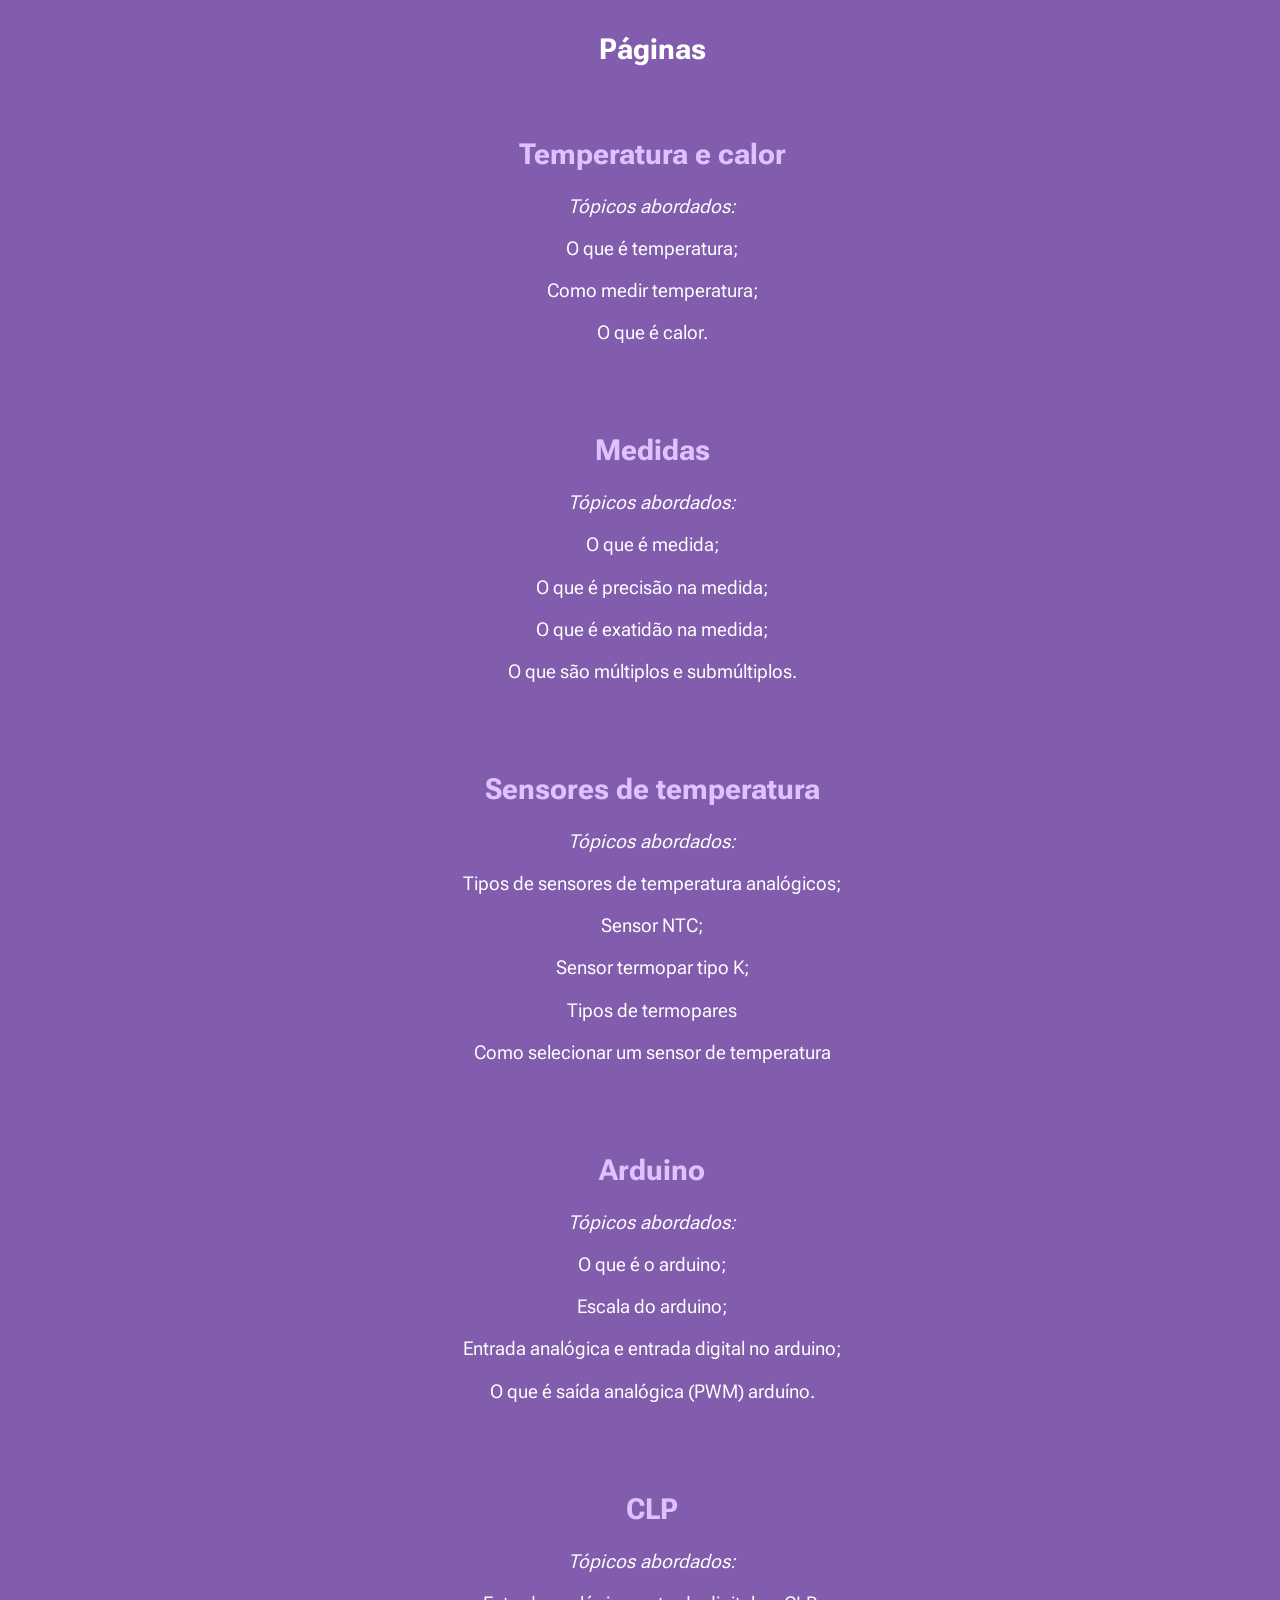
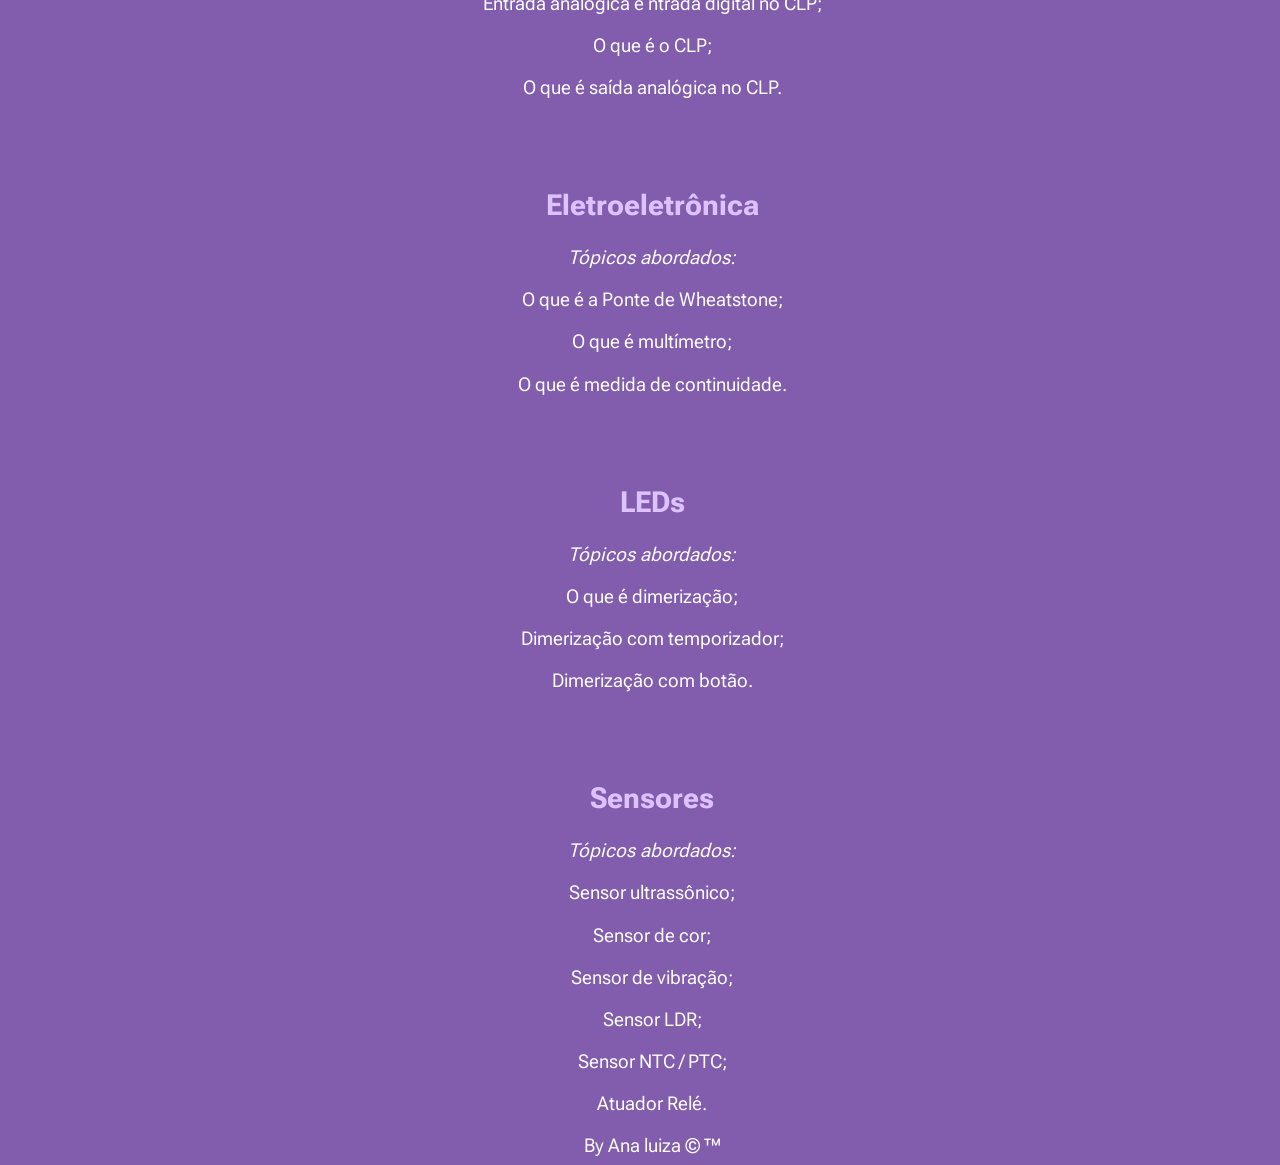
<file: index.html>
<!DOCTYPE html>
<html lang="pt-BR">
<head>
    <meta charset="UTF-8">
    <meta name="viewport" content="width=device-width, initial-scale=1.0">
    <link rel="stylesheet" href="./css/style.css">
    <link rel="shortcut icon" href="../img/icon.png" type="image/x-icon">
    <title>Principal</title>
</head>
<body>
    <header>
        <nav>
            <h1>Páginas</h1>
        </nav>
    </header>
    

    <main>
        
        <br>
        <h2><a href="./html/temperatura_e_calor.html">Temperatura e calor</a></h2>
        <i><p>Tópicos abordados:</p></i>
        <p>O que é temperatura;</p>
        <p>Como medir temperatura;</p>
        <p>O que é calor.</p>
        
        <br><br>
        
        <h2><a href="./html/medida.html">Medidas</a></h2>
        <i><p>Tópicos abordados:</p></i>
        <p>O que é medida;</p>
        <p>O que é precisão na medida;</p>
        <p>O que é exatidão na medida;</p>
        <p>O que são múltiplos e submúltiplos.</p>
        
        <br><br>

        <h2><a href="./html/sensores_temperatura.html">Sensores de temperatura</a></h2>
        <i><p>Tópicos abordados:</p></i>
        <p>Tipos de sensores de temperatura analógicos;</p>
        <p>Sensor NTC;</p>
        <p>Sensor termopar tipo K;</p>
        <p>Tipos de termopares</p>
        <p>Como selecionar um sensor de temperatura</p>
        
        <br><br>
        
        <h2><a href="./html/arduino.html">Arduino</a></h2>
        <i><p>Tópicos abordados:</p></i>
        <p>O que é o arduino;</p>
        <p>Escala do arduino;</p>
        <p>Entrada analógica e entrada digital no arduino;</p>
        <p>O que é saída analógica (PWM) arduíno.</p>
        
        <br><br>
        
        <h2><a href="../html/clp.html">CLP</a></h2>
        <i><p>Tópicos abordados:</p></i>
        <p>Entrada analógica e ntrada digital no CLP;</p>
        <p>O que é o CLP;</p>
        <p>O que é saída analógica no CLP.</p>
        
        <br><br>
        
        <h2><a href="./html/eletroeletronica.html">Eletroeletrônica</a></h2>
        <i><p>Tópicos abordados:</p></i>
        <p>O que é a Ponte de Wheatstone;</p>
        <p>O que é multímetro;</p>
        <p>O que é medida de continuidade.</p>
        
        <br><br>
        
        <h2><a href="./html/leds.html">LEDs</a></h2>
        <i><p>Tópicos abordados:</p></i>
        <p>O que é dimerização;</p>
        <p>Dimerização com temporizador;</p>
        <p>Dimerização com botão.</p>
        
        <br><br>
        
        <h2><a href="./html/sensores.html">Sensores</a></h2>
        <i><p>Tópicos abordados:</p></i>
        <p>Sensor ultrassônico;</p>
        <p>Sensor de cor;</p>
        <p>Sensor de vibração;</p>
        <p>Sensor LDR;</p>
        <p>Sensor NTC / PTC;</p>
        <p>Atuador Relé.</p>

    </main>

    <footer>
        By Ana luiza &copy; &trade;
    </footer>
</body>
</html>
</file>
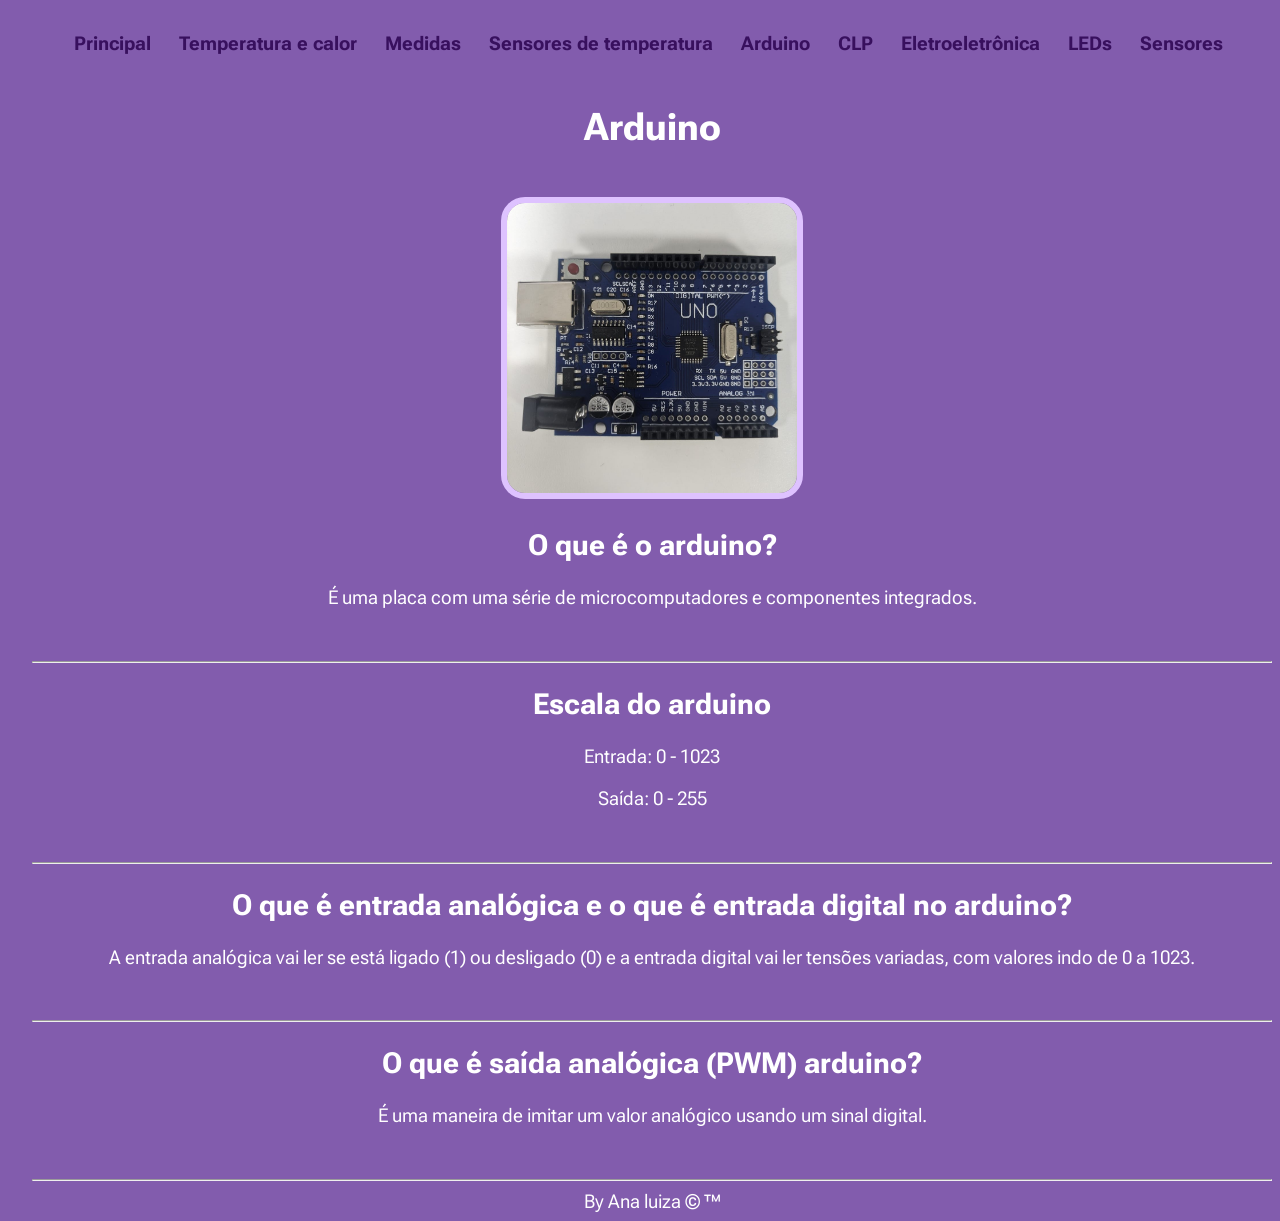
<file: html/arduino.html>
<!DOCTYPE html>
<html lang="pt-BR">
<head>
    <meta charset="UTF-8">
    <meta name="viewport" content="width=device-width, initial-scale=1.0">
    <link rel="stylesheet" href="../css/style.css">
    <link rel="shortcut icon" href="../img/icon.png" type="image/x-icon">
    <title>Arduino</title>
</head>
<body>
    <header>
        <nav>
            <a href="../index.html">Principal</a>
            <a href="../html/temperatura_e_calor.html">Temperatura e calor</a>
            <a href="../html/medida.html">Medidas</a>
            <a href="../html/sensores_temperatura.html">Sensores de temperatura</a>
            <a href="../arduino.html">Arduino</a>
            <a href="../html/clp.html">CLP</a>
            <a href="../html/eletroeletronica.html">Eletroeletrônica</a>
            <a href="../html/leds.html">LEDs</a>
            <a href="../html/sensores.html">Sensores</a>
        </nav>
    </header>
    

    <main>
            <br>

        <h1>Arduino</h1>
        
            <br>

        <div class="arduino">
            <img src="../img/arduino.jpg" alt="">
        </div>

        <h2>O que é o arduino?</h2>
        <p>
            É uma placa com uma série de microcomputadores e componentes integrados.
        </p>

        <br><hr>

        <h2>Escala do arduino</h2>
        <p>Entrada: 0 - 1023</p>
        <p>Saída: 0 - 255</p>

        <br><hr>

        <h2>O que é entrada analógica e o que é entrada digital no arduino?</h2>
        <p>
            A entrada analógica vai ler se está ligado (1) ou desligado (0) e a entrada digital vai ler tensões variadas, com valores indo de 0 a 1023.
        </p>

        <br><hr>

        <h2>O que é saída analógica (PWM) arduino?</h2>
        <p>
            É uma maneira de imitar um valor analógico usando um sinal digital.
        </p>
        
        <br><hr>
    </main>

    <footer>
        By Ana luiza &copy; &trade;
    </footer>
</body>
</html>
</file>
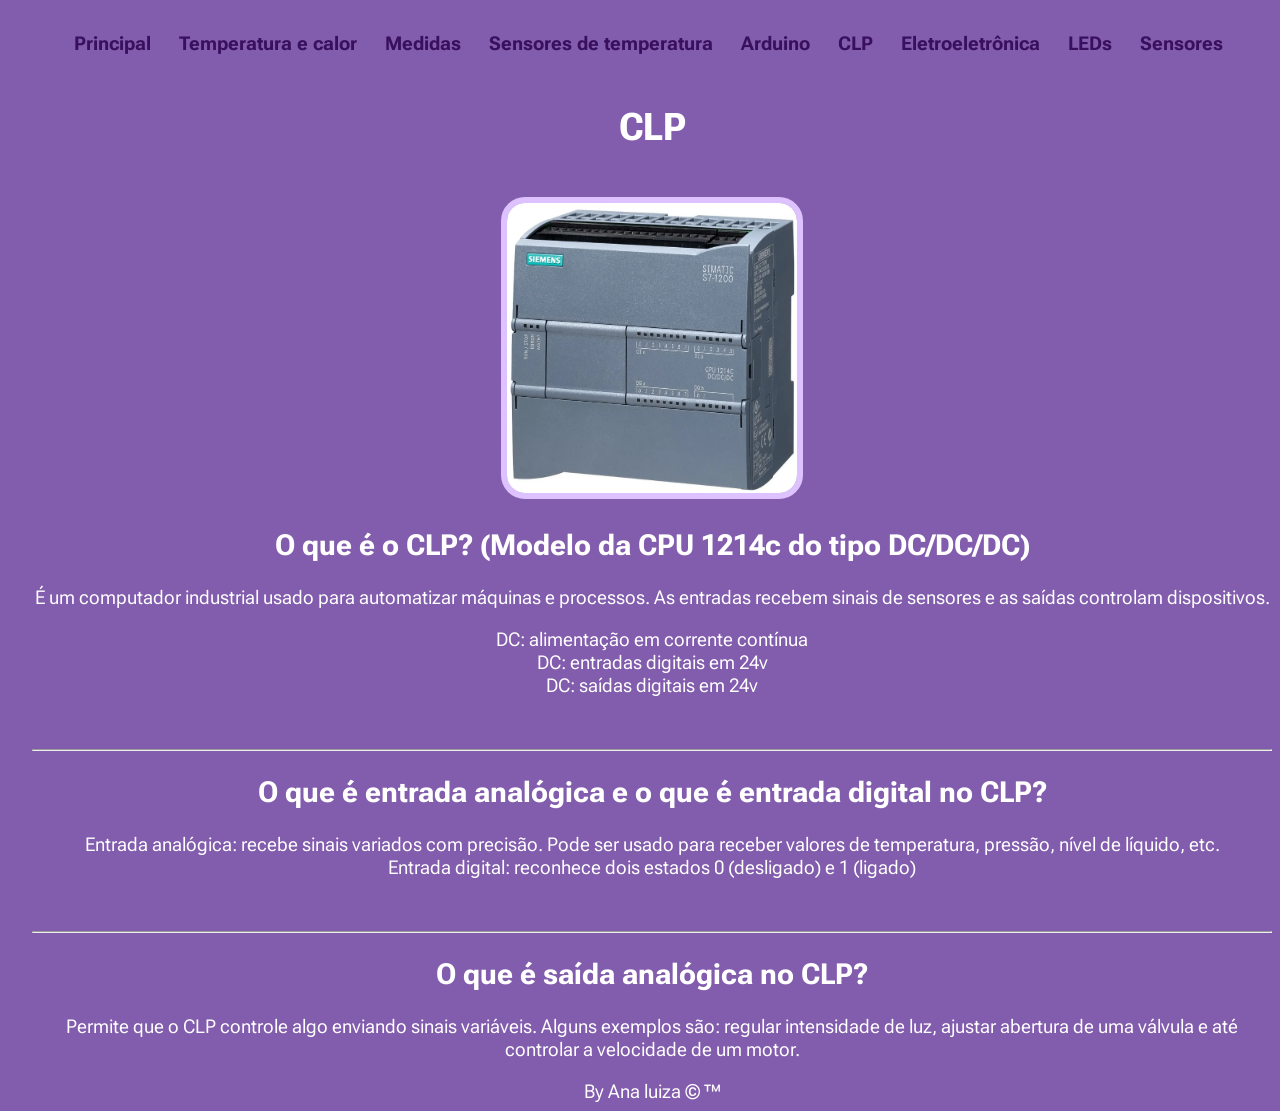
<file: html/clp.html>
<!DOCTYPE html>
<html lang="pt-BR">
<head>
    <meta charset="UTF-8">
    <meta name="viewport" content="width=device-width, initial-scale=1.0">
    <link rel="stylesheet" href="../css/style.css">
    <link rel="shortcut icon" href="../img/icon.png" type="image/x-icon">
    <title>CLP</title>
</head>
<body>
    <header>
        <nav>
            <a href="../index.html">Principal</a>
            <a href="../html/temperatura_e_calor.html">Temperatura e calor</a>
            <a href="../html/medida.html">Medidas</a>
            <a href="../html/sensores_temperatura.html">Sensores de temperatura</a>
            <a href="../html/arduino.html">Arduino</a>
            <a href="../html/clp.html">CLP</a>
            <a href="../html/eletroeletronica.html">Eletroeletrônica</a>
            <a href="../html/leds.html">LEDs</a>
            <a href="../html/sensores.html">Sensores</a>
        </nav>
    </header>
    

    <main>
            <br>
            
            <h1>CLP</h1>
            
            <br>
            
            <div class="clp">
                <img src="../img/CLP.png" alt="">
            </div>


            <h2>O que é o CLP? (Modelo da CPU 1214c do tipo DC/DC/DC)</h2>
            <p>
                É um computador industrial usado para automatizar máquinas e processos. As entradas recebem sinais de sensores e as saídas controlam dispositivos.
            </p>
            <p>
                DC: alimentação em corrente contínua <br>
                DC: entradas digitais em 24v <br>
                DC: saídas digitais em 24v <br>
            </p>

            <br><hr>
    
        <h2>O que é entrada analógica e o que é entrada digital no CLP?</h2>
        <p>
            Entrada analógica: recebe sinais variados com precisão. Pode ser usado para receber valores de temperatura, pressão, nível de líquido, etc.<br>
            Entrada digital: reconhece dois estados 0 (desligado) e 1 (ligado)<br>
        </p>
        
        <br><hr>

        <h2>O que é saída analógica no CLP?</h2>
        <p>
            Permite que o CLP controle algo enviando sinais variáveis. Alguns exemplos são: regular intensidade de luz, ajustar abertura de uma válvula e até controlar a velocidade de um motor.
        </p>
    </main>

    <footer>
        By Ana luiza &copy; &trade;
    </footer>
</body>
</html>
</file>
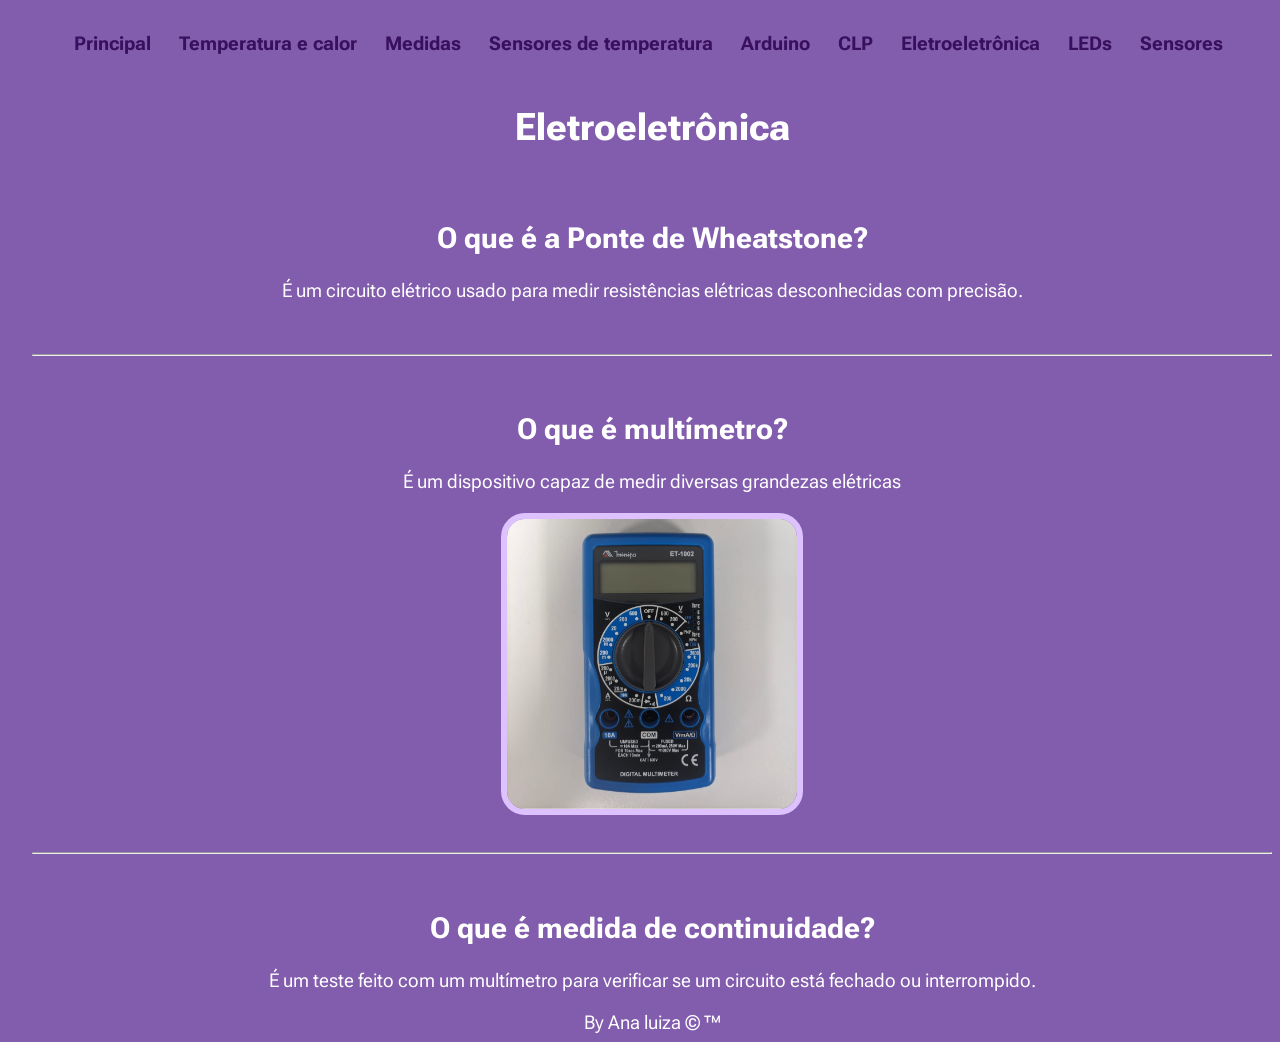
<file: html/eletroeletronica.html>
<!DOCTYPE html>
<html lang="pt-BR">
<head>
    <meta charset="UTF-8">
    <meta name="viewport" content="width=device-width, initial-scale=1.0">
    <link rel="stylesheet" href="../css/style.css">
    <link rel="shortcut icon" href="../img/icon.png" type="image/x-icon">
    <title>Eletroeletrônica</title>
</head>
<body>
    <header>
        <nav>
            <a href="../index.html">Principal</a>
            <a href="../html/temperatura_e_calor.html">Temperatura e calor</a>
            <a href="../html/medida.html">Medidas</a>
            <a href="../html/sensores_temperatura.html">Sensores de temperatura</a>
            <a href="../html/arduino.html">Arduino</a>
            <a href="../html/clp.html">CLP</a>
            <a href="../html/eletroeletronica.html">Eletroeletrônica</a>
            <a href="../html/leds.html">LEDs</a>
            <a href="../html/sensores.html">Sensores</a>
        </nav>
    </header>
    
    <main>
            <br>

        <h1>Eletroeletrônica</h1>

            <br>

        <h2>O que é a Ponte de Wheatstone?</h2>
        <p>É um circuito elétrico usado para medir resistências elétricas desconhecidas com precisão.</p>

        <br><hr><br>

        <h2>O que é multímetro?</h2>
        <p>É um dispositivo capaz de medir diversas grandezas elétricas</p>

        <div class="multimetro">
            <img src="../img/multimetro.jpg" alt="">
        </div>

        <br><hr><br>

        <h2>O que é medida de continuidade?</h2>
        <p>É um teste feito com um multímetro para verificar se um circuito está fechado ou interrompido.</p>
    </main>

    <footer>
        By Ana luiza &copy; &trade;
    </footer>
</body>
</html>
</file>
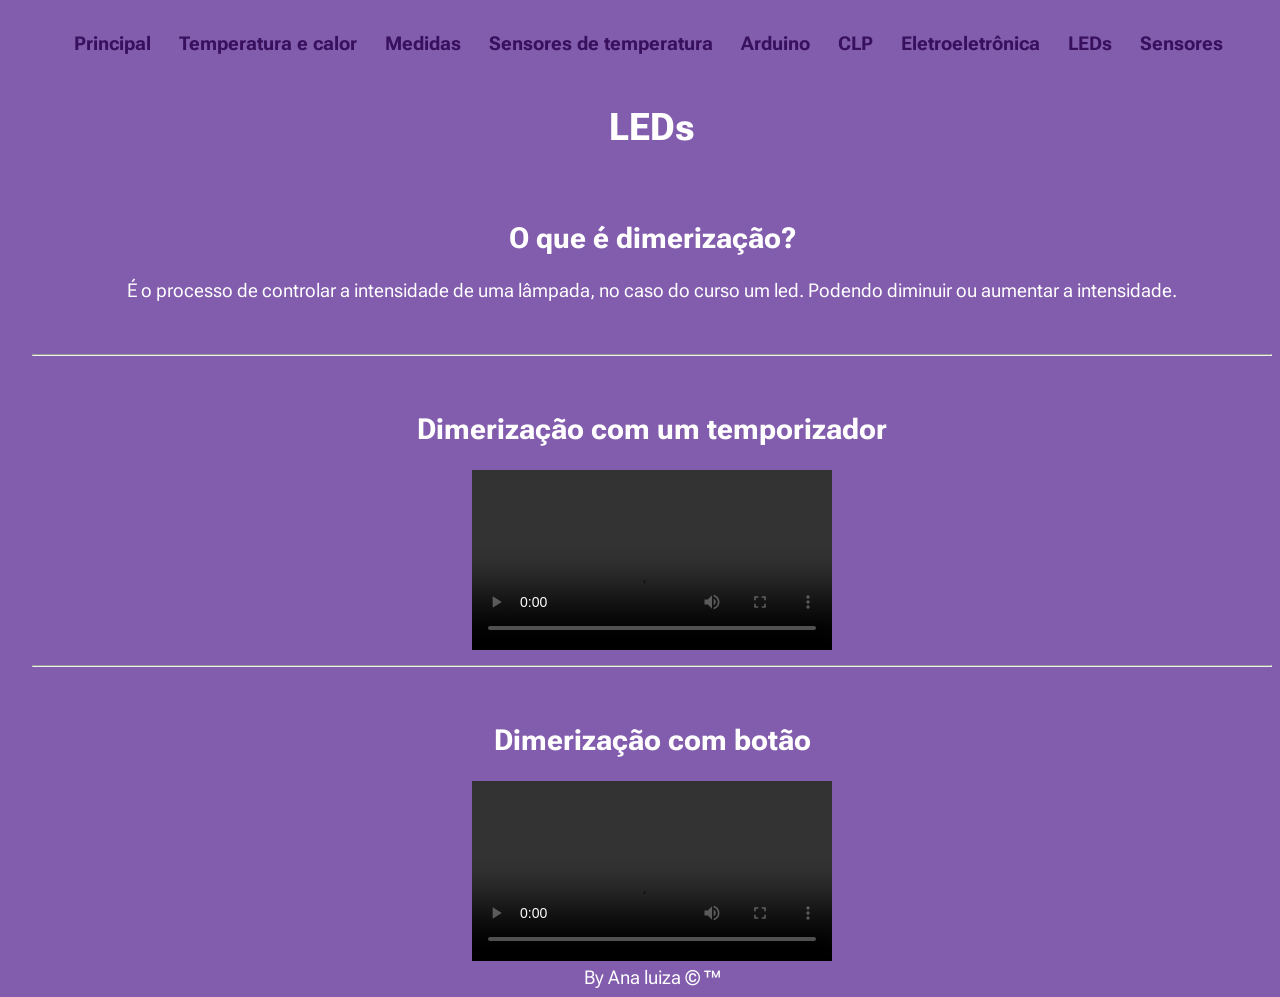
<file: html/leds.html>
<!DOCTYPE html>
<html lang="pt-BR">
<head>
    <meta charset="UTF-8">
    <meta name="viewport" content="width=device-width, initial-scale=1.0">
    <link rel="stylesheet" href="../css/style.css">
    <link rel="shortcut icon" href="../img/icon.png" type="image/x-icon">
    <title>LEDs</title>
</head>
<body>
    <header>
        <nav>
            <a href="../index.html">Principal</a>
            <a href="../html/temperatura_e_calor.html">Temperatura e calor</a>
            <a href="../html/medida.html">Medidas</a>
            <a href="../html/sensores_temperatura.html">Sensores de temperatura</a>
            <a href="../html/arduino.html">Arduino</a>
            <a href="../html/clp.html">CLP</a>
            <a href="../html/eletroeletronica.html">Eletroeletrônica</a>
            <a href="../html/leds.html">LEDs</a>
            <a href="../html/sensores.html">Sensores</a>
        </nav>
    </header>

    <main>
        <br>
        <h1>LEDs</h1>
        <br>

        <h2>O que é dimerização?</h2>
        <p>É o processo de controlar a intensidade de uma lâmpada, no caso do curso um led. Podendo diminuir ou aumentar a intensidade.</p>

        <br><hr><br>

        <h2>Dimerização com um temporizador</h2>
        <video width="360" controls>
            <source src="../vid/dimerização_tempo.mp4" type="video/mp4">
        </video>

        <br><hr><br>

        <h2>Dimerização com botão</h2>
        <video width="360" controls>
            <source src="../vid/dimerizacao_botao.mp4" type="video/mp4">
        </video>
    </main>

    <footer>
        By Ana luiza &copy; &trade;
    </footer>
</body>
</html>
</file>
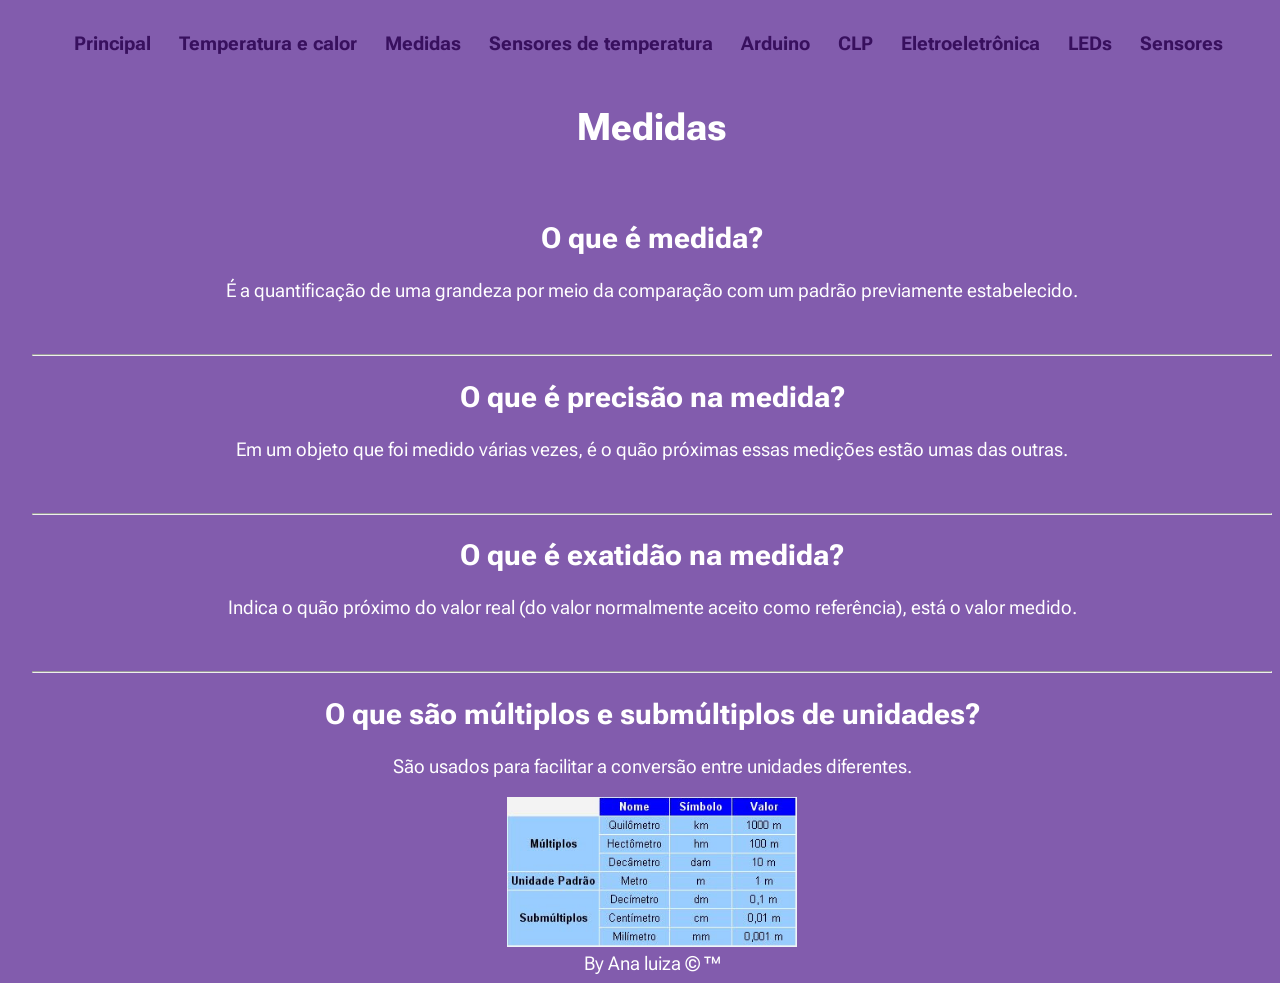
<file: html/medida.html>
<!DOCTYPE html>
<html lang="pt-BR">
<head>
    <meta charset="UTF-8">
    <meta name="viewport" content="width=device-width, initial-scale=1.0">
    <link rel="stylesheet" href="../css/style.css">
    <link rel="shortcut icon" href="../img/icon.png" type="image/x-icon">
    <title>Medidas</title>
</head>
<body>
    <nav>
        <a href="../index.html">Principal</a>
        <a href="./temperatura_e_calor.html">Temperatura e calor</a>
        <a href="./medida.html">Medidas</a>
        <a href="./sensores_temperatura.html">Sensores de temperatura</a>
        <a href="../html/arduino.html">Arduino</a>
        <a href="../html/clp.html">CLP</a>
        <a href="../html/eletroeletronica.html">Eletroeletrônica</a>
        <a href="../html/leds.html">LEDs</a>
        <a href="../html/sensores.html">Sensores</a>
    </nav>

    <main>
            <br>

        <h1>Medidas</h1>

            <br>

        <!-- o que é medida? -->
        
        <h2> O que é medida? </h2>

        <p>É a quantificação de uma grandeza por meio da comparação com um padrão previamente estabelecido.</p>

            <br>
            <hr>

        <!-- o que é precisão na medida? -->

        <h2>O que é precisão na medida?</h2>

        <p>Em um objeto que foi medido várias vezes, é o quão próximas essas medições estão umas das outras.</p>

            <br>
            <hr>

        <!-- o que é exatidão na medida? -->

        <h2>O que é exatidão na medida?</h2>

        <p>Indica o quão próximo do valor real (do valor normalmente aceito como referência), está o valor medido.</p>

            <br>
            <hr>

        <!-- multiplos e submultiplos -->
        
        <h2>O que são múltiplos e submúltiplos de unidades?</h2>

        <p>São usados para facilitar a conversão entre unidades diferentes.</p>

<div class="tabela">
    <img src="../img/Tabela.jpg" alt="">
</div>

    </main>

    <footer>
        By Ana luiza &copy; &trade;
    </footer>
</body>
</html>
</file>
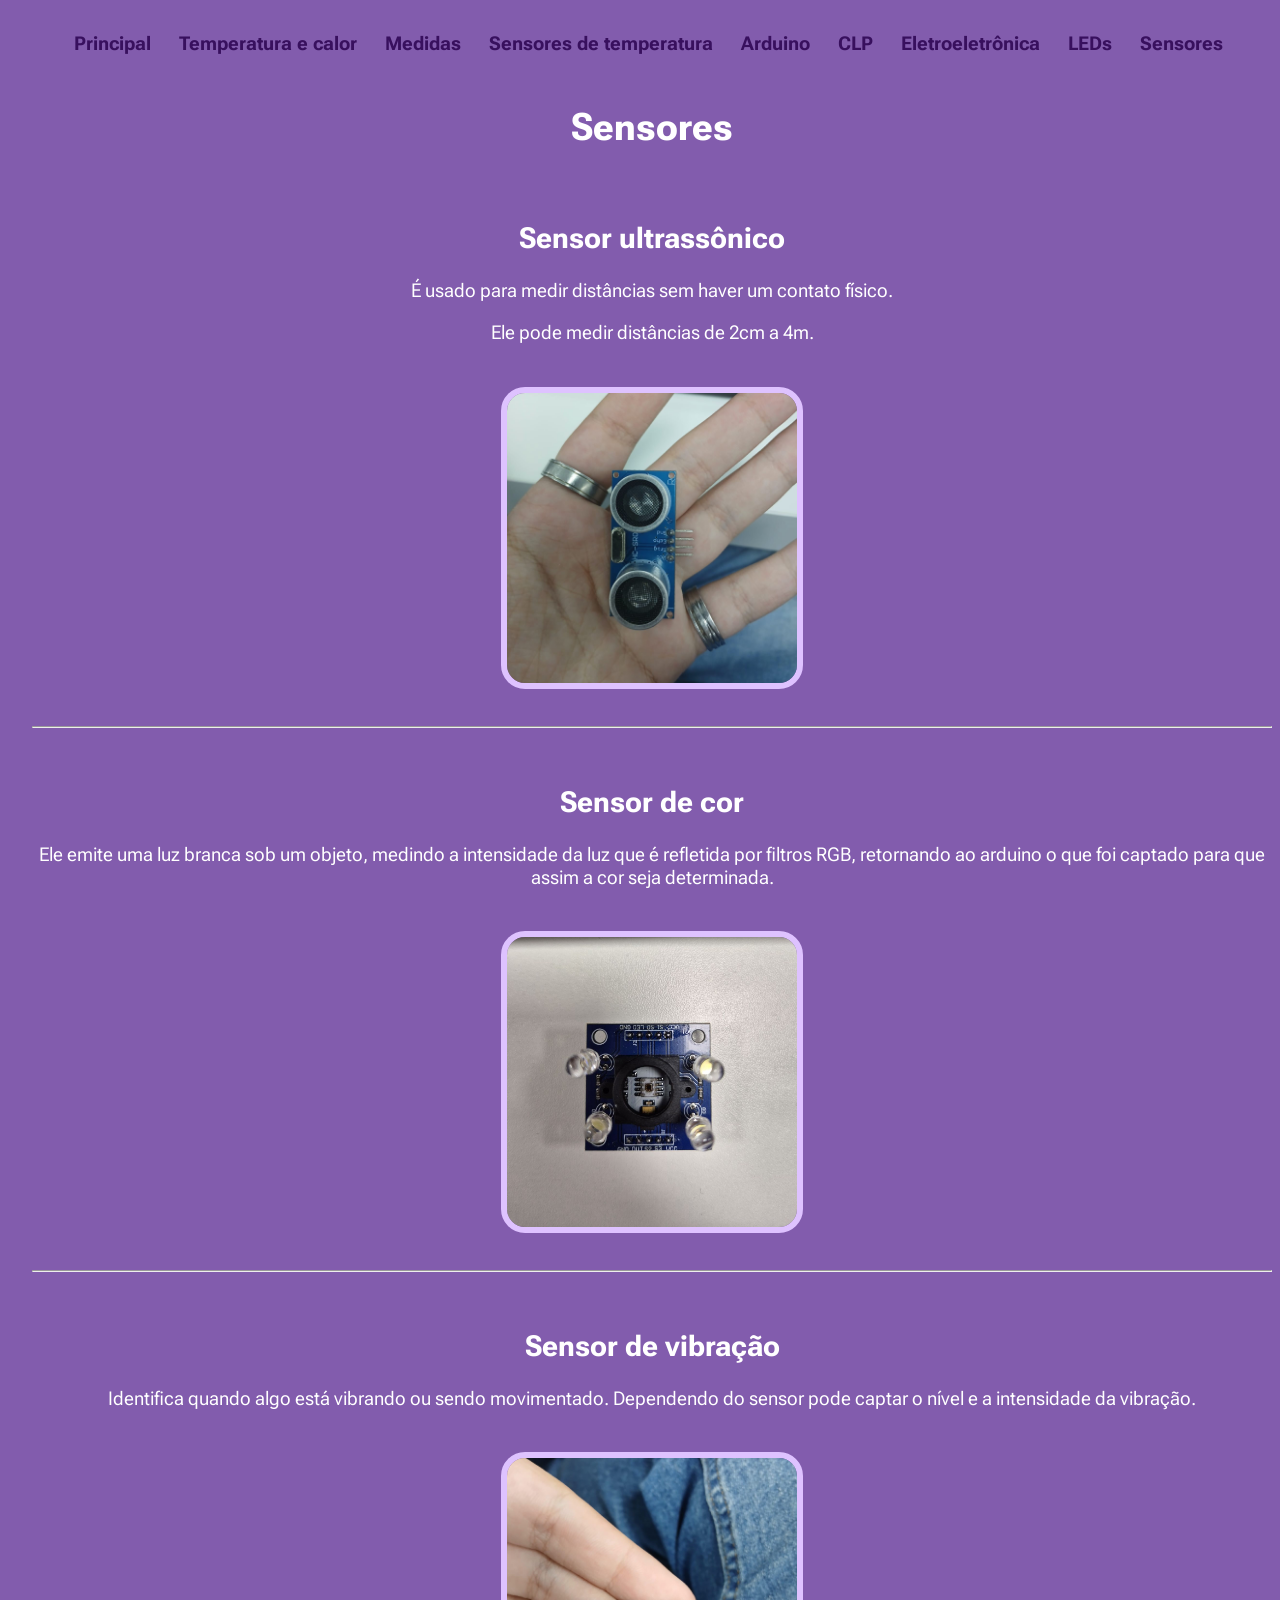
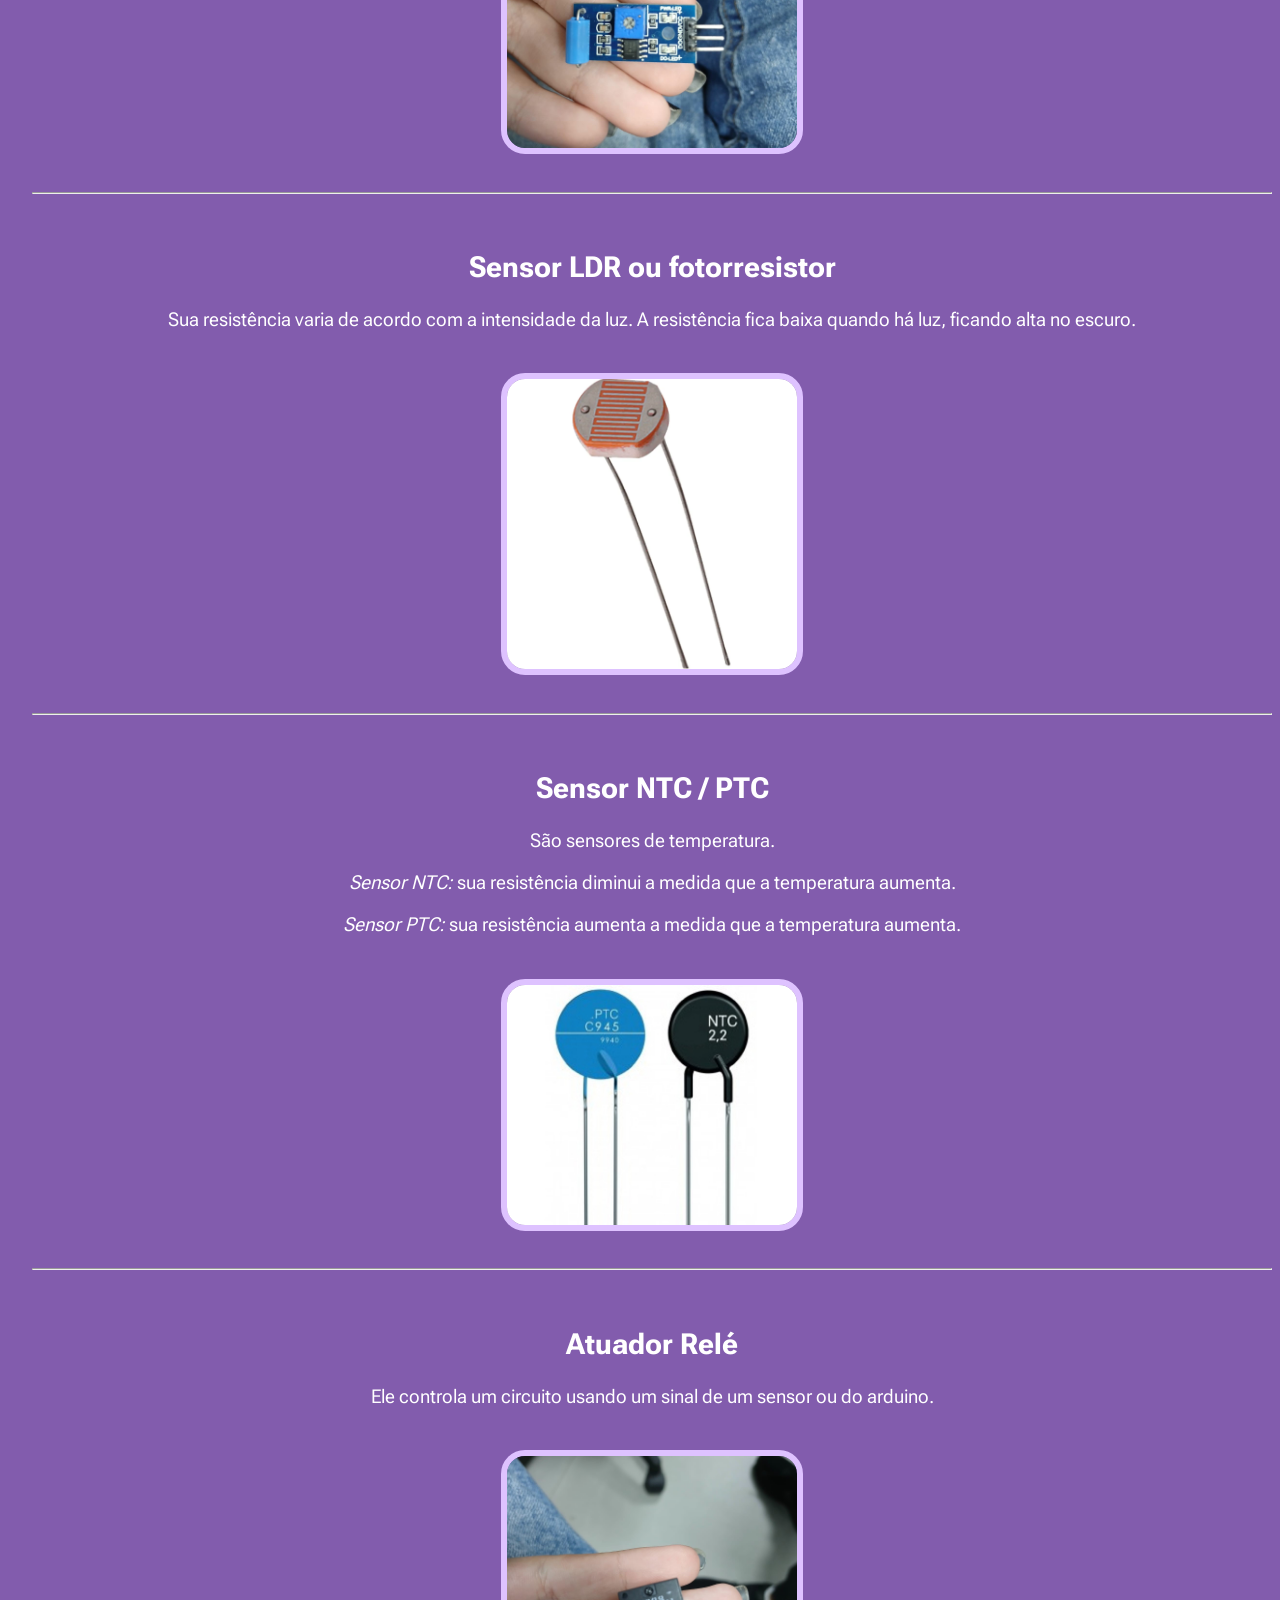
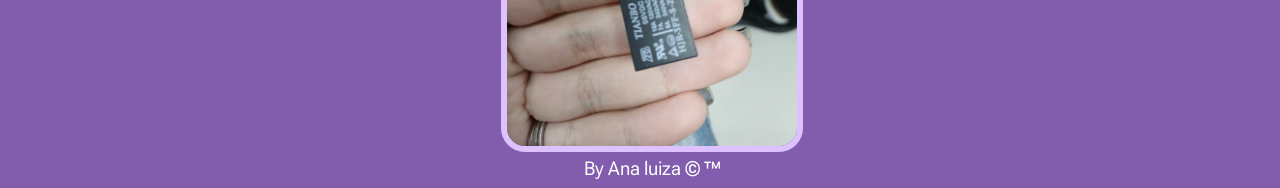
<file: html/sensores.html>
<!DOCTYPE html>
<html lang="pt-BR">
<head>
    <meta charset="UTF-8">
    <meta name="viewport" content="width=device-width, initial-scale=1.0">
    <link rel="stylesheet" href="../css/style.css">
    <link rel="shortcut icon" href="../img/icon.png" type="image/x-icon">
    <title>Sensores</title>
</head>
<body>
    <header>
        <nav>
            <a href="../index.html">Principal</a>
            <a href="../html/temperatura_e_calor.html">Temperatura e calor</a>
            <a href="../html/medida.html">Medidas</a>
            <a href="../html/sensores_temperatura.html">Sensores de temperatura</a>
            <a href="../html/arduino.html">Arduino</a>
            <a href="../html/clp.html">CLP</a>
            <a href="../html/eletroeletronica.html">Eletroeletrônica</a>
            <a href="../html/leds.html">LEDs</a>
            <a href="../html/sensores.html">Sensores</a>
        </nav>
    </header>

    <main>
        <br>
        <h1>Sensores</h1>
        <br>

        <h2>Sensor ultrassônico</h2>
        <p>
            É usado para medir distâncias sem haver um contato físico.
        </p>
        <p>
            Ele pode medir distâncias de 2cm a 4m.
        </p>

        <br>

        <div class="sonico">
            <img src="../img/sensor_ultrassonico.jpeg" alt="">
        </div>

        <br><hr><br>
        
        <h2>Sensor de cor</h2>
        <p>
            Ele emite uma luz branca sob um objeto, medindo a intensidade da luz que é refletida por filtros RGB, retornando ao arduino o que foi captado para que assim a cor seja determinada.
        </p>
        
        <br>

        <div class="senso_cor">
            <img src="../img/sensor_de_cor.jpeg" alt="">
        </div>

        <br><hr><br>

        <h2>Sensor de vibração</h2>
        <p>
            Identifica quando algo está vibrando ou sendo movimentado. Dependendo do sensor pode captar o nível e a intensidade da vibração.
        </p>

        <br>

        <div class="vibra">
            <img src="../img/sensor_de_vibracao.jpeg" alt="">
        </div>
        
        <br><hr><br>

        <h2>Sensor LDR ou fotorresistor</h2>
        <p>
            Sua resistência varia de acordo com a intensidade da luz. A resistência fica baixa quando há luz, ficando alta no escuro. 
        </p>

        <br>

        <div class="ldr">
            <img src="../img/sensor_LDR.png" alt="">
        </div>

        <br><hr><br>

        <h2>Sensor NTC / PTC</h2>
        <p>São sensores de temperatura.</p>
        <p>
            <i>Sensor NTC:</i> sua resistência diminui a medida que a temperatura aumenta.
        </p>
        <p>
            <i>Sensor PTC:</i> sua resistência aumenta a medida que a temperatura aumenta.
        </p>

        <br>

        <div class="ntc_e_ptc">
            <img src="../img/ntc_e_ptc.jpg" alt="">
        </div>

        <br><hr><br>
        
        <h2>Atuador Relé</h2>
        <p>
            Ele controla um circuito usando um sinal de um sensor ou do arduino.
        </p>

        <br>

        <div class="rele">
            <img src="../img/atuador_rele.jpeg" alt="">
        </div>

    </main>

    <footer>
        By Ana luiza &copy; &trade;
    </footer>
</body>
</html>
</file>
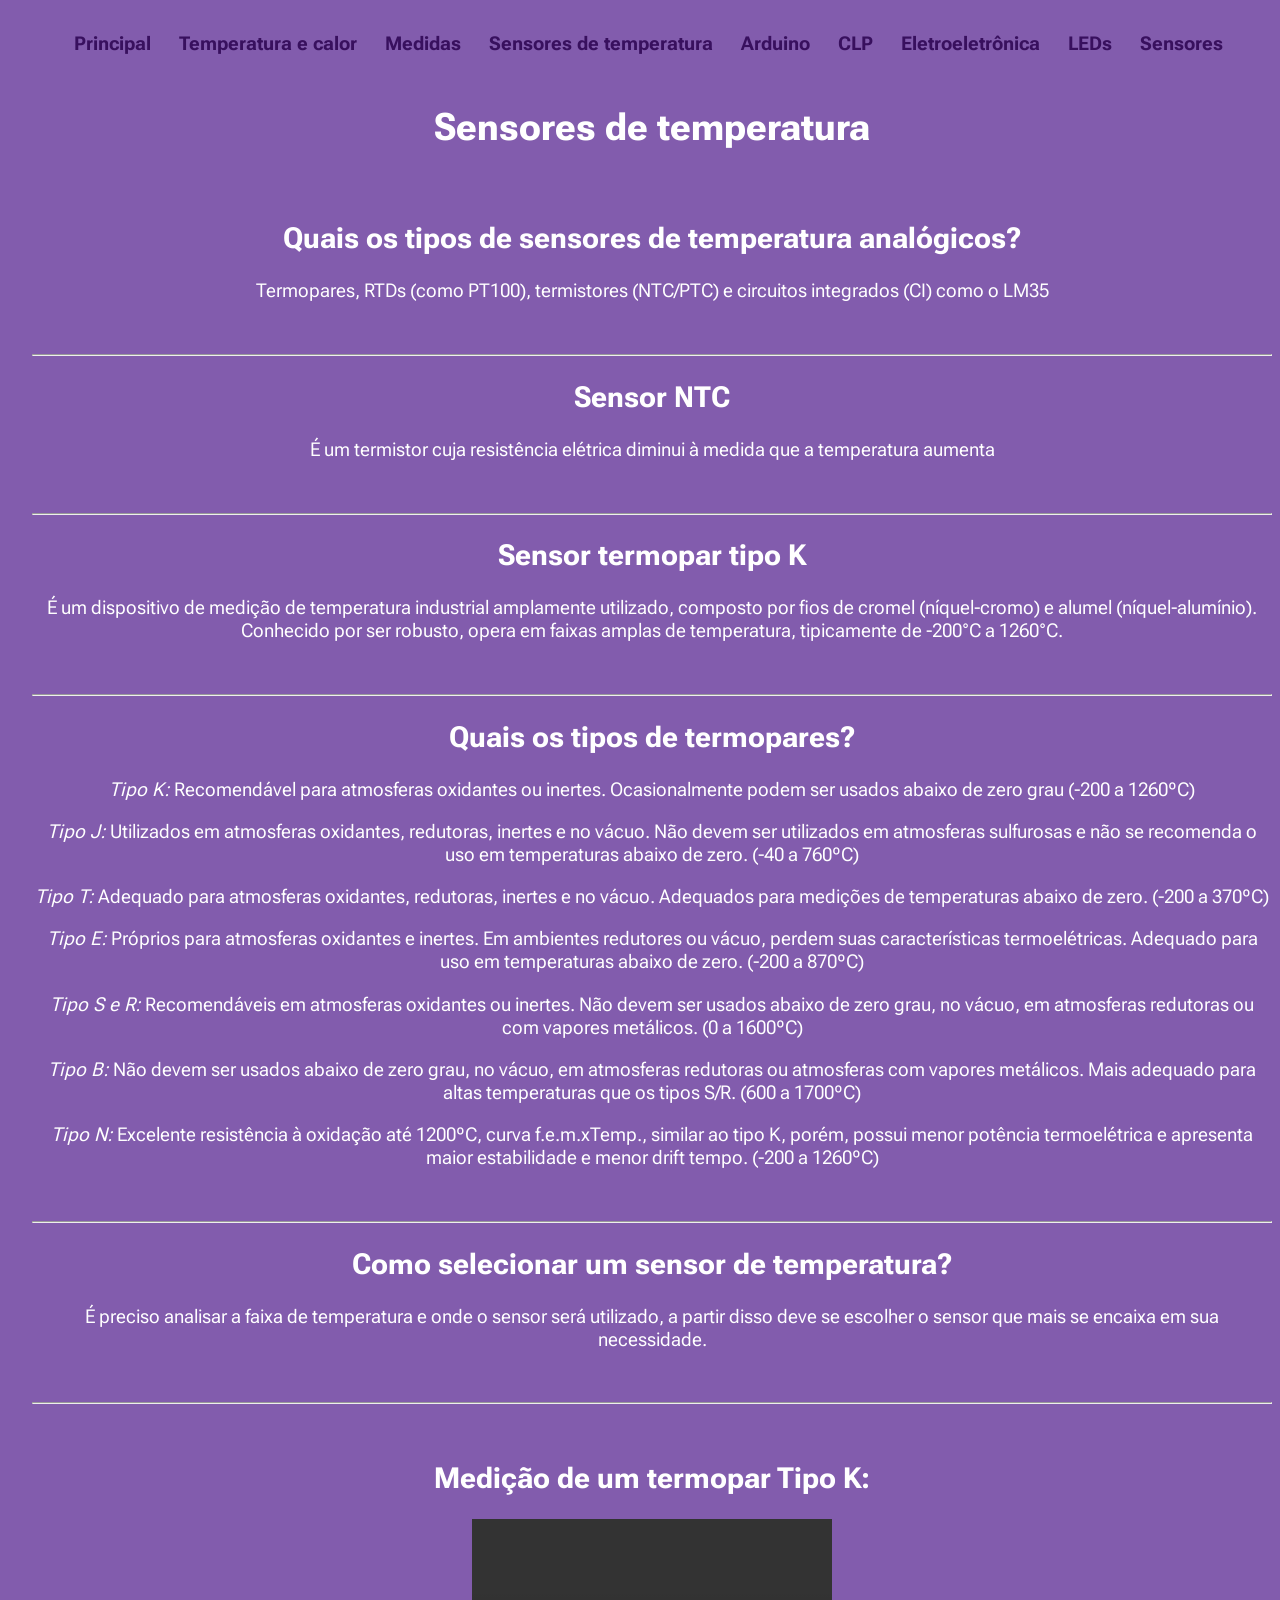
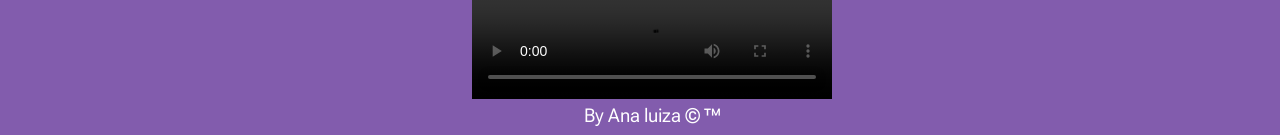
<file: html/sensores_temperatura.html>
<!DOCTYPE html>
<html lang="pt-BR">
<head>
    <meta charset="UTF-8">
    <meta name="viewport" content="width=device-width, initial-scale=1.0">
    <link rel="stylesheet" href="../css/style.css">
    <link rel="shortcut icon" href="../img/icon.png" type="image/x-icon">
    <title>Sensores de temperatura</title>
</head>
<body>
    <nav>
        <a href="../index.html">Principal</a>
        <a href="./temperatura_e_calor.html">Temperatura e calor</a>
        <a href="./medida.html">Medidas</a>
        <a href="./sensores_temperatura.html">Sensores de temperatura</a>
        <a href="../html/arduino.html">Arduino</a>
        <a href="../html/clp.html">CLP</a>
        <a href="../html/eletroeletronica.html">Eletroeletrônica</a>
        <a href="../html/leds.html">LEDs</a>
        <a href="../html/sensores.html">Sensores</a>
    </nav>

    <main>
            <br>

        <h1>Sensores de temperatura</h1>

            <br>

        <!-- sensores de temperatura analógicos -->
        <h2>Quais os tipos de sensores de temperatura analógicos?
</h2>
        <p>Termopares, RTDs (como PT100), termistores (NTC/PTC) e circuitos integrados (CI) como o LM35</p>

            <br>
            <hr>

        <!-- sensor ntc -->

        <h2>Sensor NTC</h2>
        
        <p>É um termistor cuja resistência elétrica diminui à medida que a temperatura aumenta</p>

            <br>
            <hr>

        <!-- sensor tipo k -->

        <h2>Sensor termopar tipo K</h2>

        <p>É um dispositivo de medição de temperatura industrial amplamente utilizado, composto por fios de cromel (níquel-cromo) e alumel (níquel-alumínio). Conhecido por ser robusto, opera em faixas amplas de temperatura, tipicamente de -200°C a 1260°C.
    </p>

            <br>
            <hr>

        <!-- tipos de termopar -->

        <h2>Quais os tipos de termopares?</h2>

        <p>
            <i>Tipo K:</i> Recomendável para atmosferas oxidantes ou inertes. Ocasionalmente podem ser usados abaixo de zero grau (-200 a 1260ºC)
        </p>
            <i>Tipo J:</i> Utilizados em atmosferas oxidantes, redutoras, inertes e no vácuo. Não devem ser utilizados em atmosferas sulfurosas e não se recomenda o uso em temperaturas abaixo de zero. (-40 a 760ºC)

        <p>
            <i>Tipo T:</i> Adequado para atmosferas oxidantes, redutoras, inertes e no vácuo. Adequados para medições de temperaturas abaixo de zero. (-200 a 370ºC)
        </p>

        <p>
            <i>Tipo E:</i> Próprios para atmosferas oxidantes e inertes. Em ambientes redutores ou vácuo, perdem suas características termoelétricas. 
            Adequado para uso em temperaturas abaixo de zero. (-200 a 870ºC)
        </p>

        <p>
            <i>Tipo S e R:</i> Recomendáveis em atmosferas oxidantes ou inertes. Não devem ser usados abaixo de zero grau, no vácuo, em atmosferas redutoras ou com vapores metálicos. (0 a 1600ºC)
        </p>

        <p>
            <i>Tipo B:</i> Não devem ser usados abaixo de zero grau, no vácuo, em atmosferas redutoras ou atmosferas com vapores metálicos.
            Mais adequado para altas temperaturas que os tipos S/R. (600 a 1700ºC)
        </p>

        <p>
            <i>Tipo N:</i> Excelente resistência à oxidação até 1200ºC, curva f.e.m.xTemp., similar ao tipo K, porém, possui menor potência termoelétrica e apresenta maior estabilidade e menor drift tempo. (-200 a 1260ºC)
        </p>

        <br>
        <hr>

        <!-- como selecionar um sensor de temperatura -->

        <h2>Como selecionar um sensor de temperatura?</h2>

        <p>
            É preciso analisar a faixa de temperatura e onde o sensor será utilizado, a partir disso deve se escolher o sensor que mais se encaixa em sua necessidade.
        </p>

        <br><hr><br>
        
        <h2>Medição de um termopar Tipo K:</h2>
        <video width="360" controls>
            <source src="../vid/termopar.mp4" type="video/mp4">
        </video>

    </main>

    <footer>
        By Ana luiza &copy; &trade;
    </footer>
</body>
</html>
</file>
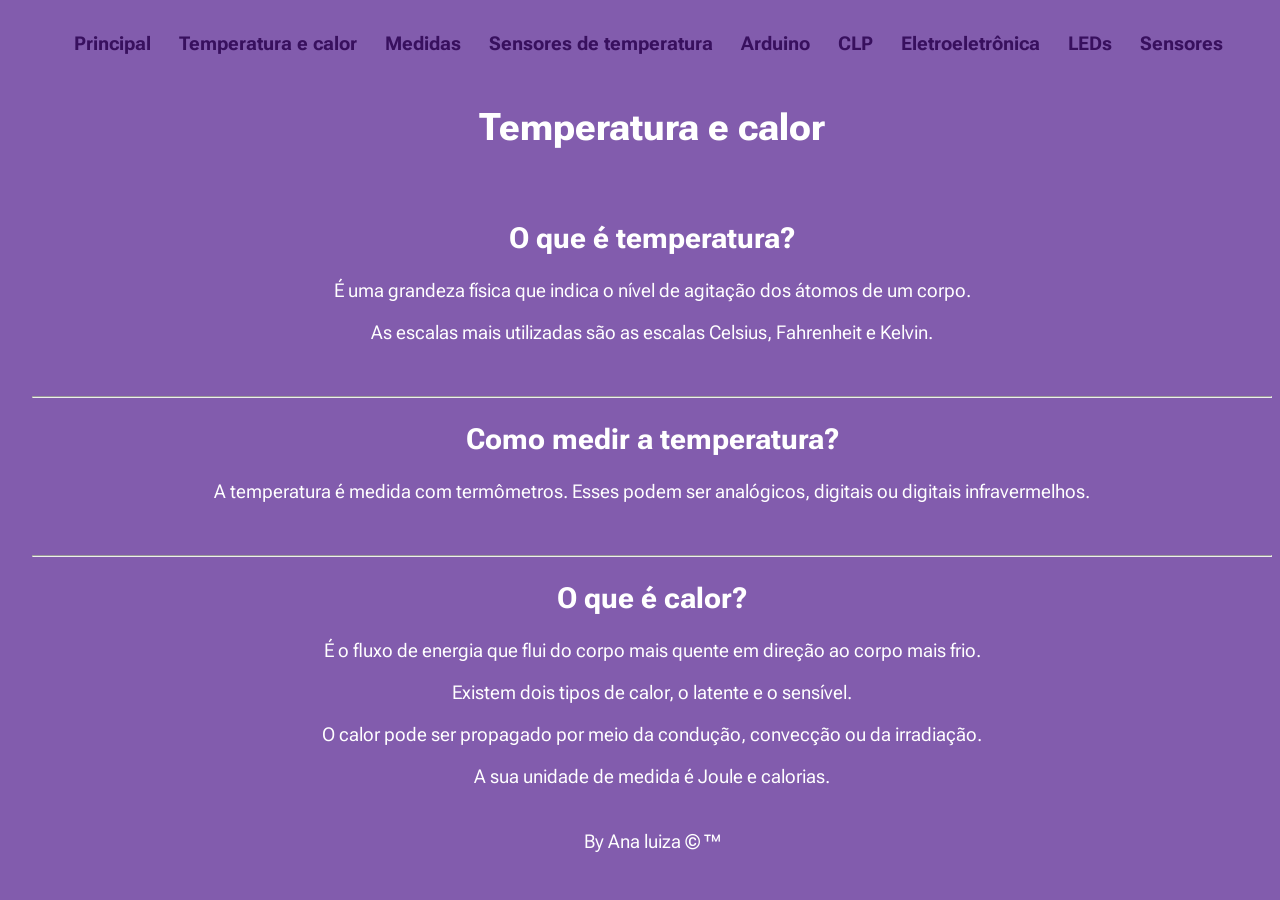
<file: html/temperatura_e_calor.html>
<!DOCTYPE html>
<html lang="pt-BR">
<head>
    <meta charset="UTF-8">
    <meta name="viewport" content="width=device-width, initial-scale=1.0">
    <link rel="stylesheet" href="../css/style.css">
    <link rel="shortcut icon" href="../img/icon.png" type="image/x-icon">
    <title>Temperatura e calor</title>
</head>
<body>
    <nav>
        <a href="../index.html">Principal</a>
        <a href="./temperatura_e_calor.html">Temperatura e calor</a>
        <a href="./medida.html">Medidas</a>
        <a href="./sensores_temperatura.html">Sensores de temperatura</a>
        <a href="../html/arduino.html">Arduino</a>
        <a href="../html/clp.html">CLP</a>
        <a href="../html/eletroeletronica.html">Eletroeletrônica</a>
        <a href="../html/leds.html">LEDs</a>
        <a href="../html/sensores.html">Sensores</a>
    </nav>

    <main>
            <br>

        <h1>Temperatura e calor</h1>
        
            <br>

        <!-- o que é temperatura? -->

        <h2>O que é temperatura?</h2>

        <p> É uma grandeza física que indica o nível de agitação dos átomos de um corpo.</p>

        <p>As escalas mais utilizadas são as escalas Celsius, Fahrenheit e Kelvin.
        </p>
        
            <br>
            <hr>

        <!-- como medir a temperatura-->

        <h2>Como medir a temperatura?</h2>

        <p>A temperatura é medida com termômetros. Esses podem ser analógicos, digitais ou digitais infravermelhos.</p>

            <br>
            <hr>

        <!-- o que é calor? -->

        <h2>O que é calor?</h2>

        <p>É o fluxo de energia que flui do corpo mais quente em direção ao corpo mais frio.</p>

        <p>Existem dois tipos de calor, o latente e o sensível.</p>

        <p>O calor pode ser propagado por meio da condução, convecção ou da irradiação.</p>

        <p>A sua unidade de medida é Joule e calorias.</p>

            <br>

    </main>

    <footer>
        By Ana luiza &copy; &trade;
    </footer>
</body>
</html>
</file>
<file: css/style.css>
@import url('https://fonts.googleapis.com/css2?family=Roboto+Flex:opsz,wght,XOPQ,XTRA,YOPQ,YTDE,YTFI,YTLC,YTUC@8..144,100..1000,96,468,79,-203,738,514,712&display=swap');

body{
    background-color: #825cad;
    color: #ffffff;
    font-size: 1.2rem;
    font-family: "Roboto Flex", sans-serif;
    text-align: center;
    margin-top: 2rem;
    margin-left: 2rem;
}

a{
    text-decoration: none;
    color: #dec2ff;
}

nav a{
    margin-right: 8px;
    text-decoration: none;
    color: #38105e;
    font-weight: bold;
    padding: 8px;
    border-radius: 10px;
}

a:hover{
    cursor: pointer;
    color: #ffffff;
}

.tabela img{
    width: 290px;
    height: 150px;
}

.arduino img{
    width: 290px;
    height: 290px;
    border: 6px #dec2ff solid;
    border-radius: 24px;
}

.multimetro img{
    width: 290px;
    height: 290px;
    border: 6px #dec2ff solid;
    border-radius: 24px;
}

.clp img{
    width: 290px;
    height: 290px;
    border: 6px #dec2ff solid;
    border-radius: 24px;
}

.sonico img {
    width: 290px;
    height: 290px;
    border: 6px #dec2ff solid;
    border-radius: 24px;
}

.senso_cor img{
    width: 290px;
    height: 290px;
    border: 6px #dec2ff solid;
    border-radius: 24px;
}

.vibra img{
    width: 290px;
    height: 290px;
    border: 6px #dec2ff solid;
    border-radius: 24px;
}

.ldr img{
    width: 290px;
    height: 290px;
    border: 6px #dec2ff solid;
    border-radius: 24px;
}

.ntc_e_ptc img{
    width: 290px;
    height: 240px;
    border: 6px #dec2ff solid;
    border-radius: 24px;
}

.rele img{
    width: 290px;
    height: 290px;
    border: 6px #dec2ff solid;
    border-radius: 24px;
}
</file>
